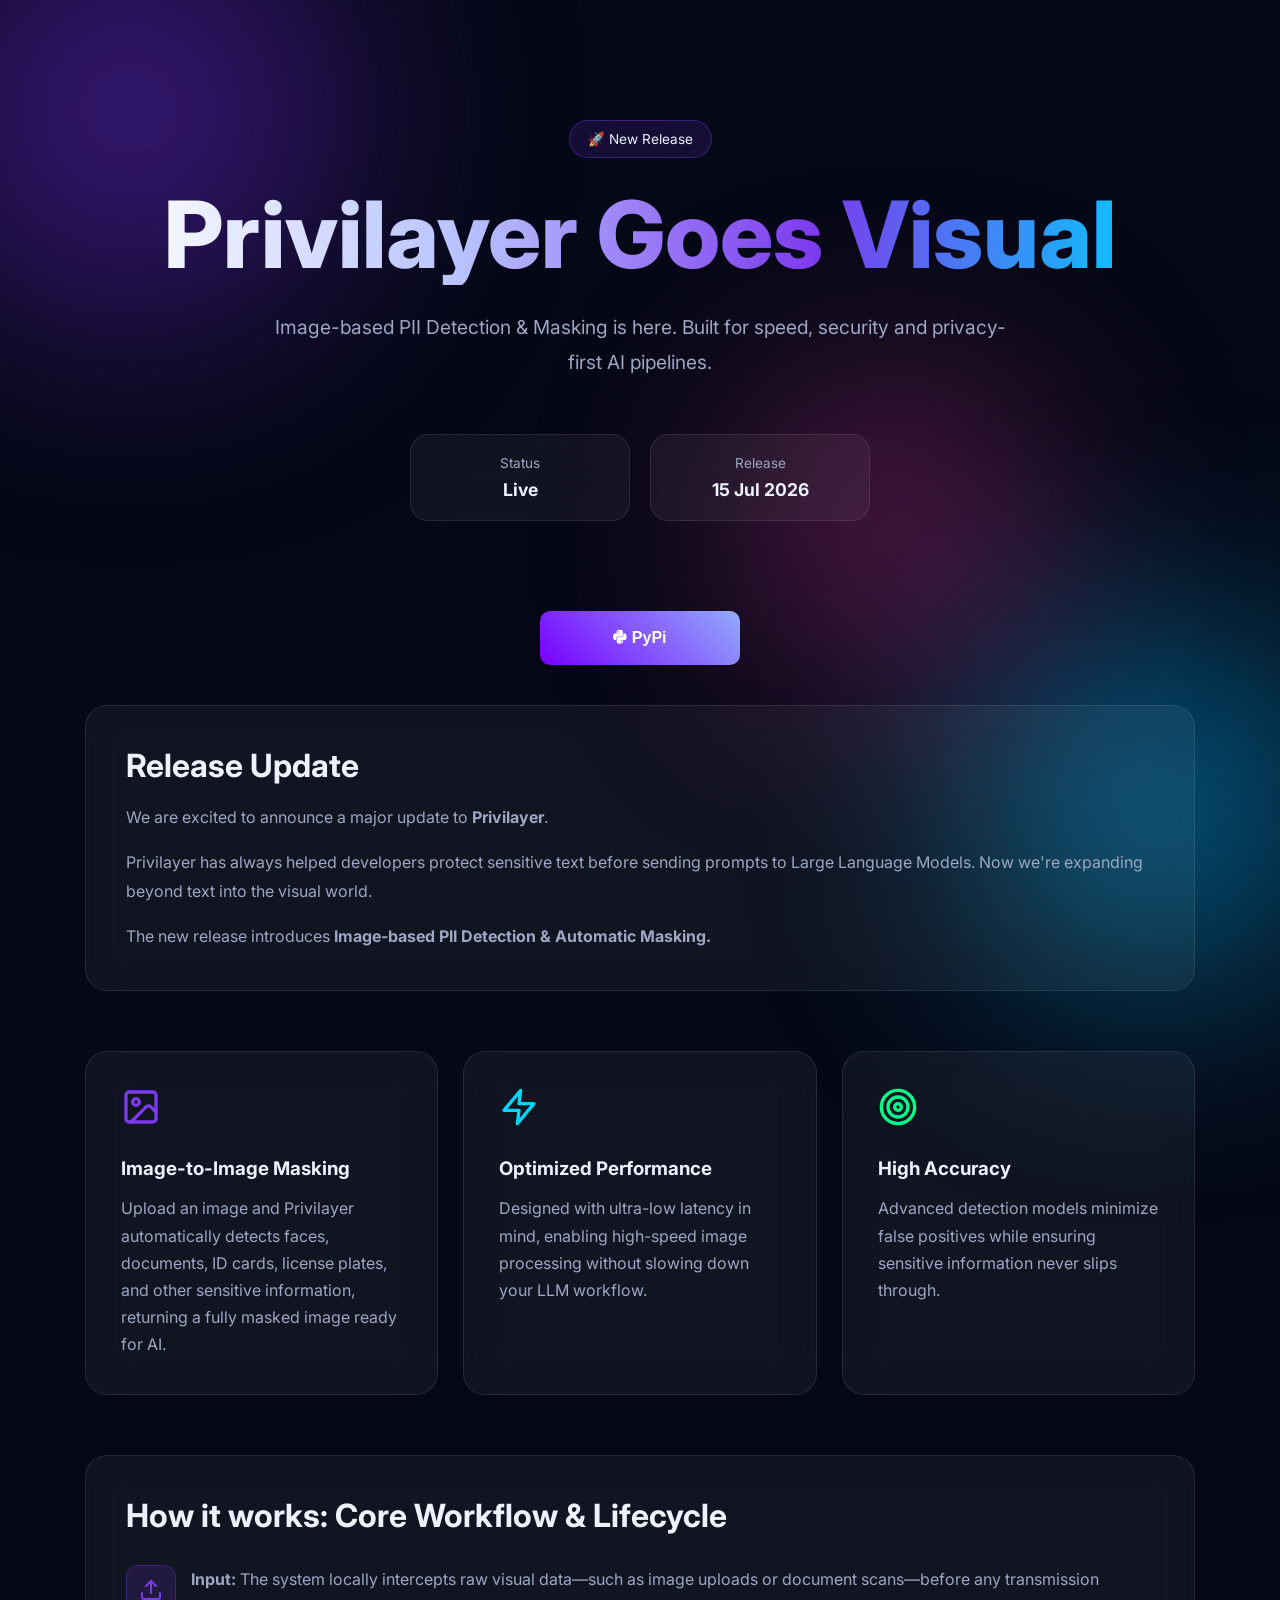
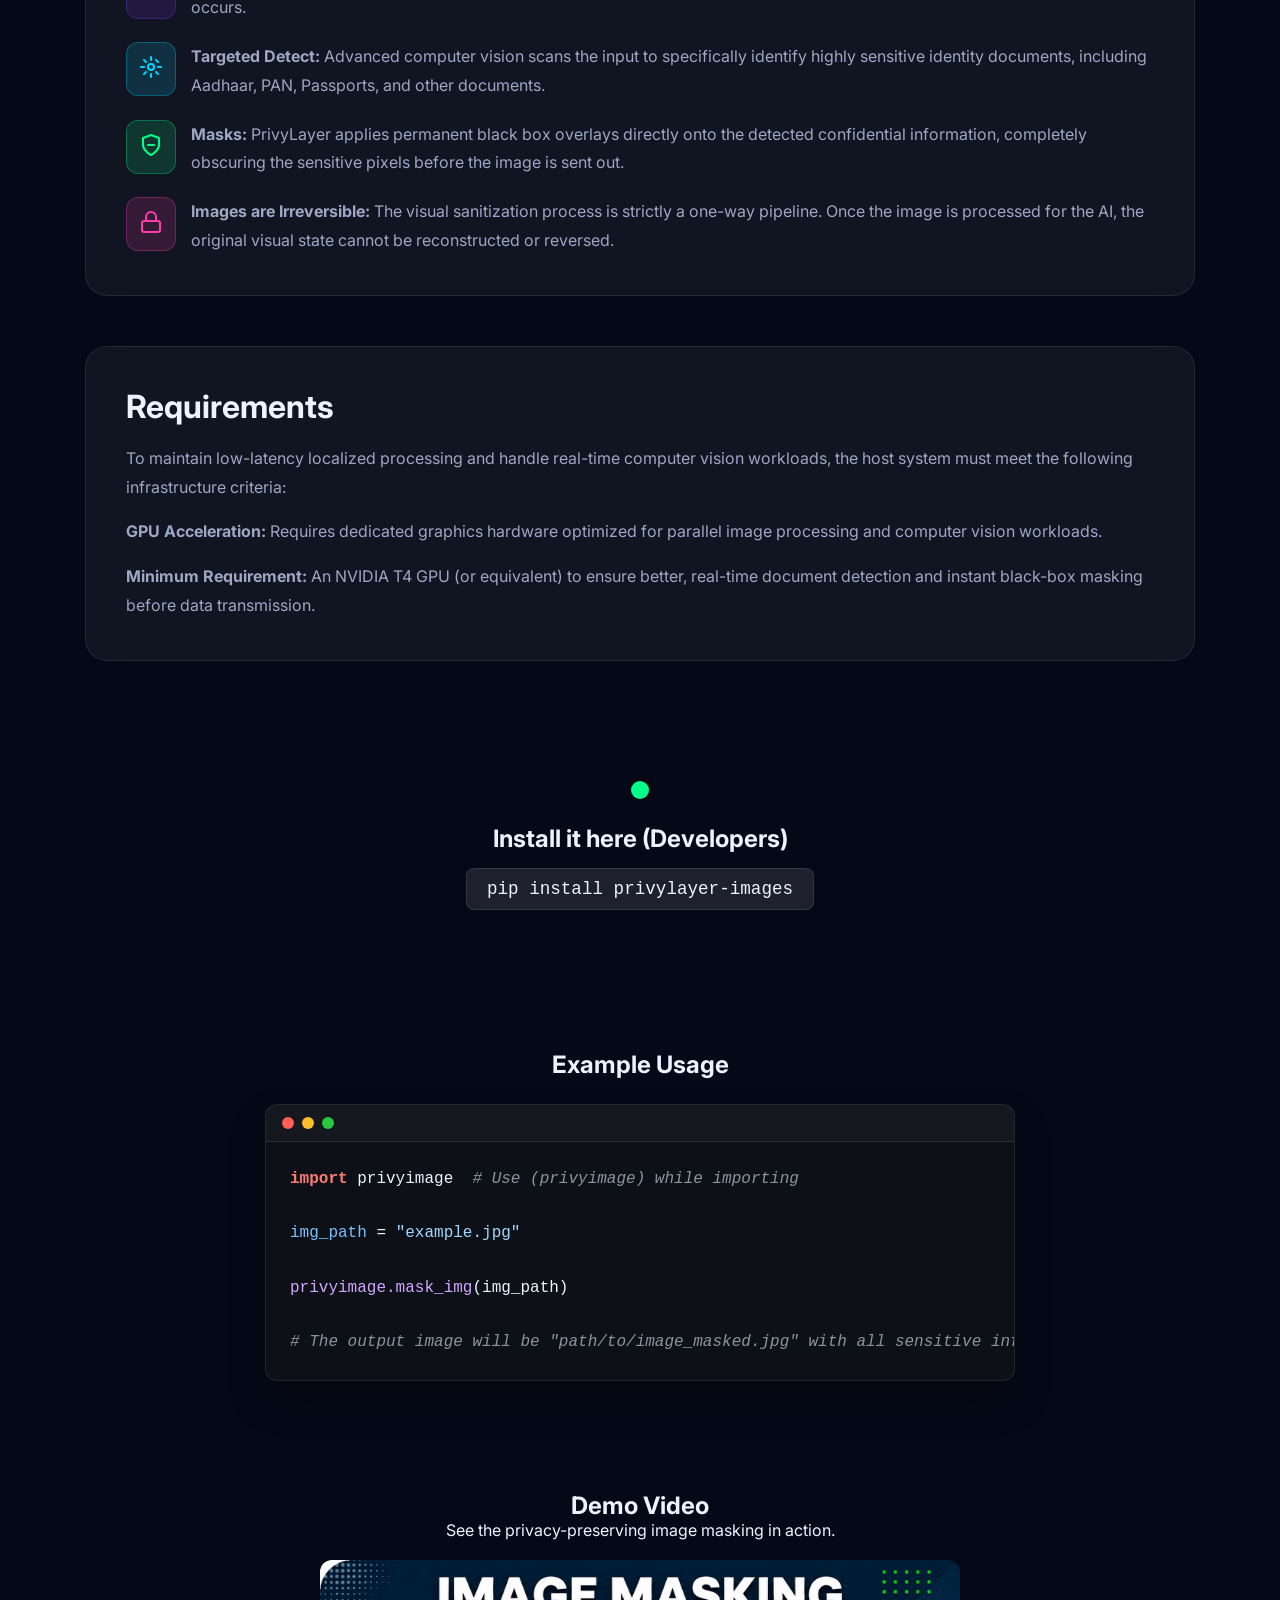
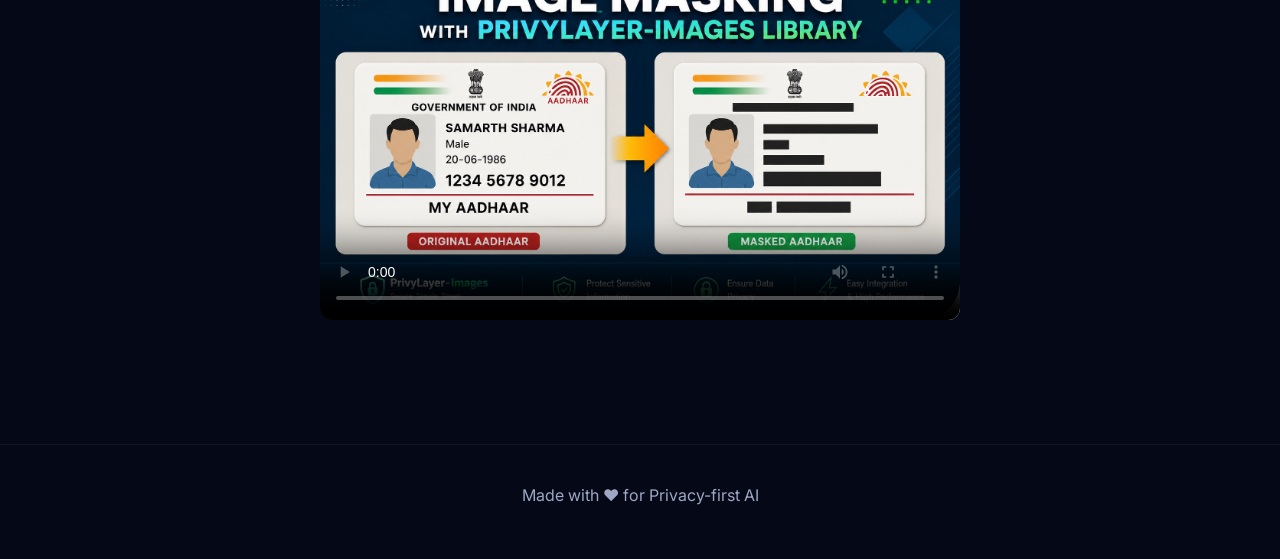
<file: release.html>
<!DOCTYPE html>
<html lang="en">
<head>
<meta charset="UTF-8">
<meta name="viewport" content="width=device-width, initial-scale=1.0">
<title>PrivyLayer-Image Release</title>
<link rel="preconnect" href="https://fonts.googleapis.com">
<link rel="preconnect" href="https://fonts.gstatic.com" crossorigin>
  <link rel="stylesheet" href="https://cdnjs.cloudflare.com/ajax/libs/font-awesome/6.4.0/css/all.min.css">
<link href="https://fonts.googleapis.com/css2?family=Inter:wght@300;400;500;600;700;800&display=swap" rel="stylesheet">
<link rel="stylesheet" href="style.css">
</head>
<body>

<div class="noise"></div>

<div class="blob blob1"></div>
<div class="blob blob2"></div>
<div class="blob blob3"></div>

<header>
    <div class="tag">🚀 New Release</div>
    <h1>Privilayer Goes Visual</h1>
    <p class="subtitle">
    Image-based PII Detection & Masking is here.
    Built for speed, security and privacy-first AI pipelines.
    </p>
    <div class="status-card">
        <div>
            <span>Status</span>
            <strong>Live</strong>
        </div>
        <div>
            <span>Release</span>
            <strong>15 Jul 2026</strong>
        </div>
    </div>
</header>

<section>
    <div style="text-align: center; margin-top: 20px;">
        <button onclick="window.location.href='https://pypi.org/project/privylayer-images/'" style="background-image: linear-gradient(45deg, #7700ff, #93abfc); padding: 18px; width: 200px; border: none; font-size: medium; cursor: pointer; border-radius: 10px; color: white; font-weight: bold; transition: background-color 0.3s ease;"><i class="fa-brands fa-python"></i> PyPi</button>
    </div>
</section>

<main>
    <section class="card reveal">
        <h2>Release Update</h2>
        <p>We are excited to announce a major update to <strong>Privilayer</strong>.</p>
        <p>
        Privilayer has always helped developers protect sensitive text before
        sending prompts to Large Language Models. Now we're expanding beyond
        text into the visual world.
        </p>
        <p>
        The new release introduces
        <strong>Image-based PII Detection & Automatic Masking.</strong>
        </p>
    </section>

    <section class="features">
        <div class="feature reveal">
            <div class="icon">
                <svg xmlns="http://www.w3.org/2000/svg" width="40" height="40" viewBox="0 0 24 24" fill="none" stroke="#7c3aed" stroke-width="2" stroke-linecap="round" stroke-linejoin="round">
                  <rect width="18" height="18" x="3" y="3" rx="2" ry="2"/>
                  <circle cx="9" cy="9" r="2"/>
                  <path d="m21 15-3.086-3.086a2 2 0 0 0-2.828 0L6 21"/>
                </svg>
            </div>
            <h3>Image-to-Image Masking</h3>
            <p>
            Upload an image and Privilayer automatically detects faces,
            documents, ID cards, license plates, and other sensitive information,
            returning a fully masked image ready for AI.
            </p>
        </div>

        <div class="feature reveal">
            <div class="icon">
                <svg xmlns="http://www.w3.org/2000/svg" width="40" height="40" viewBox="0 0 24 24" fill="none" stroke="#00d4ff" stroke-width="2" stroke-linecap="round" stroke-linejoin="round">
                  <polygon points="13 2 3 14 12 14 11 22 21 10 12 10 13 2"/>
                </svg>
            </div>
            <h3>Optimized Performance</h3>
            <p>
            Designed with ultra-low latency in mind, enabling high-speed image
            processing without slowing down your LLM workflow.
            </p>
        </div>

        <div class="feature reveal">
            <div class="icon">
                <svg xmlns="http://www.w3.org/2000/svg" width="40" height="40" viewBox="0 0 24 24" fill="none" stroke="#00ff88" stroke-width="2" stroke-linecap="round" stroke-linejoin="round">
                  <circle cx="12" cy="12" r="10"/>
                  <circle cx="12" cy="12" r="6"/>
                  <circle cx="12" cy="12" r="2"/>
                </svg>
            </div>
            <h3>High Accuracy</h3>
            <p>
            Advanced detection models minimize false positives while ensuring
            sensitive information never slips through.
            </p>
        </div>
    </section>

    <section class="card reveal">
        <h2>How it works: Core Workflow & Lifecycle</h2>
        
        <div class="workflow-list">
            <div class="workflow-step">
                <div class="step-icon" style="background: rgba(124,58,237,.15); border-color: rgba(124,58,237,.3);">
                    <svg xmlns="http://www.w3.org/2000/svg" width="24" height="24" viewBox="0 0 24 24" fill="none" stroke="#7c3aed" stroke-width="2" stroke-linecap="round" stroke-linejoin="round"><path d="M21 15v4a2 2 0 0 1-2 2H5a2 2 0 0 1-2-2v-4"/><polyline points="17 8 12 3 7 8"/><line x1="12" y1="3" x2="12" y2="15"/></svg>
                </div>
                <div class="step-text">
                    <p><strong>Input:</strong> The system locally intercepts raw visual data—such as image uploads or document scans—before any transmission occurs.</p>
                </div>
            </div>

            <div class="workflow-step">
                <div class="step-icon" style="background: rgba(0,212,255,.15); border-color: rgba(0,212,255,.3);">
                    <svg xmlns="http://www.w3.org/2000/svg" width="24" height="24" viewBox="0 0 24 24" fill="none" stroke="#00d4ff" stroke-width="2" stroke-linecap="round" stroke-linejoin="round"><path d="M2 12h3"/><path d="M19 12h3"/><path d="M12 2v3"/><path d="M12 19v3"/><path d="M5 5l2 2"/><path d="M17 17l2 2"/><path d="M5 19l2-2"/><path d="M17 5l2 2"/><circle cx="12" cy="12" r="3"/></svg>
                </div>
                <div class="step-text">
                    <p><strong>Targeted Detect:</strong> Advanced computer vision scans the input to specifically identify highly sensitive identity documents, including Aadhaar, PAN, Passports, and other documents.</p>
                </div>
            </div>

            <div class="workflow-step">
                <div class="step-icon" style="background: rgba(0,255,136,.15); border-color: rgba(0,255,136,.3);">
                    <svg xmlns="http://www.w3.org/2000/svg" width="24" height="24" viewBox="0 0 24 24" fill="none" stroke="#00ff88" stroke-width="2" stroke-linecap="round" stroke-linejoin="round"><path d="M12 22s8-4 8-10V5l-8-3-8 3v7c0 6 8 10 8 10z"/><path d="M9 12h6"/></svg>
                </div>
                <div class="step-text">
                    <p><strong>Masks:</strong> PrivyLayer applies permanent black box overlays directly onto the detected confidential information, completely obscuring the sensitive pixels before the image is sent out.</p>
                </div>
            </div>

            <div class="workflow-step">
                <div class="step-icon" style="background: rgba(255,60,172,.15); border-color: rgba(255,60,172,.3);">
                    <svg xmlns="http://www.w3.org/2000/svg" width="24" height="24" viewBox="0 0 24 24" fill="none" stroke="#ff3cac" stroke-width="2" stroke-linecap="round" stroke-linejoin="round"><rect x="3" y="11" width="18" height="11" rx="2" ry="2"/><path d="M7 11V7a5 5 0 0 1 10 0v4"/></svg>
                </div>
                <div class="step-text">
                    <p><strong>Images are Irreversible:</strong> The visual sanitization process is strictly a one-way pipeline. Once the image is processed for the AI, the original visual state cannot be reconstructed or reversed.</p>
                </div>
            </div>
        </div>
    </section>

    <section class="card reveal">
        <h2>Requirements</h2>
        <p>To maintain low-latency localized processing and handle real-time computer vision workloads, the host system must meet the following infrastructure criteria:</p>
        <p><strong>GPU Acceleration:</strong> Requires dedicated graphics hardware optimized for parallel image processing and computer vision workloads.</p>
        <p><strong>Minimum Requirement:</strong> An NVIDIA T4 GPU (or equivalent) to ensure better, real-time document detection and instant black-box masking before data transmission.</p>
    </section>

    <div class="coming reveal">
        <div class="pulse"></div>
        <h2>Install it here (Developers)</h2>
        <p>
            <code class="inline-code">pip install privylayer-images</code>
        </p>
    </div>

    <div class="coming reveal">
        <h2>Example Usage</h2> 
        <div class="code-window">
            <div class="code-header">
                <span class="dot red"></span>
                <span class="dot yellow"></span>
                <span class="dot green"></span>
            </div>
            <pre><code><span class="token-import">import</span> privyimage  <span class="token-comment"># Use (privyimage) while importing</span>

<span class="token-var">img_path</span> = <span class="token-string">"example.jpg"</span>

<span class="token-func">privyimage.mask_img</span>(img_path)

<span class="token-comment"># The output image will be "path/to/image_masked.jpg" with all sensitive information masked.</span></code></pre>
        </div>
    </div>

    <br>
    <div style="text-align: center; margin-top: 20px;">
        <h2>Demo Video</h2>
        <p>See the privacy-preserving image masking in action.</p>
        <br>

        <video style="border-radius: 12px;" width="640" height="360" controls poster="vid_thumbnail.png">
  <source src="privylayer_img_demo.mp4" type="video/mp4">
  Your browser does not support the video tag.
</video>
    </div>

</main>

<footer>
    Made with ❤️ for Privacy-first AI
</footer>

<script src="script.js"></script>
</body>
</html>
</file>
<file: style.css>
*{
    margin: 0;
    padding: 0;
    box-sizing: border-box;
}

:root {
    --bg: #050816;
    --card: rgba(255,255,255,.05);
    --border: rgba(255,255,255,.09);
    --text: #eef2ff;
    --muted: #9ea7c3;
    --primary: #7c3aed;
    --secondary: #00d4ff;
}

html {
    scroll-behavior: smooth;
}

body {
    font-family: Inter, sans-serif;
    background: var(--bg);
    color: var(--text);
    overflow-x: hidden;
    position: relative;
}

.noise {
    position: fixed;
    inset: 0;
    background-image: radial-gradient(circle at 20% 20%, rgba(255,255,255,.03) 0 1px, transparent 1px);
    background-size: 18px 18px;
    opacity: .35;
    pointer-events: none;
}

.blob {
    position: fixed;
    border-radius: 50%;
    filter: blur(120px);
    opacity: .5;
    z-index: -1;
    animation: float 12s infinite ease-in-out;
}

.blob1 {
    width: 420px;
    height: 420px;
    background: #6d28d9;
    top: -100px;
    left: -80px;
}

.blob2 {
    width: 350px;
    height: 350px;
    background: #00bfff;
    bottom: -80px;
    right: -50px;
    animation-delay: 2s;
}

.blob3 {
    width: 250px;
    height: 250px;
    background: #ff3cac;
    top: 45%;
    left: 60%;
    animation-delay: 5s;
}

@keyframes float {
    50% {
        transform: translateY(-30px) translateX(30px) scale(1.1);
    }
}

header {
    padding: 120px 20px 70px;
    max-width: 1100px;
    margin: auto;
    text-align: center;
}

.tag {
    display: inline-block;
    padding: 10px 18px;
    border-radius: 999px;
    background: rgba(124,58,237,.15);
    border: 1px solid rgba(124,58,237,.4);
    font-size: .85rem;
    margin-bottom: 25px;
    backdrop-filter: blur(20px);
}

h1 {
    font-size: clamp(2.5rem, 8vw, 5.8rem);
    line-height: 1.1;
    font-weight: 800;
    background: linear-gradient(90deg, #fff, #b8c2ff, #7c3aed, #00d4ff);
    -webkit-background-clip: text;
    -webkit-text-fill-color: transparent;
    margin-bottom: 25px;
}

.subtitle {
    max-width: 760px;
    margin: auto;
    font-size: 1.2rem;
    line-height: 1.8;
    color: var(--muted);
}

.status-card {
    margin: 55px auto 0;
    display: flex;
    justify-content: center;
    gap: 20px;
    flex-wrap: wrap;
}

.status-card div {
    background: var(--card);
    border: 1px solid var(--border);
    padding: 20px 28px;
    border-radius: 18px;
    min-width: 220px;
    backdrop-filter: blur(25px);
}

.status-card span {
    display: block;
    font-size: .85rem;
    color: var(--muted);
    margin-bottom: 8px;
}

.status-card strong {
    font-size: 1.1rem;
}

main {
    max-width: 1150px;
    margin: auto;
    padding: 40px 20px 120px;
}

.card {
    background: var(--card);
    border: 1px solid var(--border);
    backdrop-filter: blur(18px);
    padding: 40px;
    border-radius: 22px;
    margin-bottom: 50px;
}

.card h2 {
    margin-bottom: 18px;
    font-size: 2rem;
}

.card p {
    line-height: 1.8;
    color: var(--muted);
    margin-top: 16px;
}

.features {
    display: grid;
    grid-template-columns: repeat(auto-fit, minmax(280px, 1fr));
    gap: 25px;
    margin: 60px 0;
}

.feature {
    padding: 35px;
    border-radius: 22px;
    background: var(--card);
    border: 1px solid var(--border);
    transition: .4s;
    backdrop-filter: blur(20px);
}

.feature:hover {
    transform: translateY(-10px);
    border-color: rgba(124,58,237,.5);
    box-shadow: 0 20px 40px rgba(0,0,0,.25);
}

.icon {
    font-size: 2.5rem;
    margin-bottom: 20px;
}

.feature h3 {
    margin-bottom: 15px;
}

.feature p {
    line-height: 1.7;
    color: var(--muted);
}

/* Workflow Setup - Replacing Inline Styles */
.workflow-list {
    display: flex;
    flex-direction: column;
    gap: 20px;
    margin-top: 30px;
}

.workflow-step {
    display: flex;
    gap: 15px;
    align-items: flex-start;
}

.step-icon {
    flex-shrink: 0;
    padding: 12px;
    border-radius: 12px;
    border-width: 1px;
    border-style: solid;
}

.step-text p {
    margin-top: 0;
}

.coming {
    text-align: center;
    padding: 70px 20px;
}

.pulse {
    width: 18px;
    height: 18px;
    border-radius: 50%;
    margin: auto;
    background: #00ff88;
    box-shadow: 0 0 0 rgba(0,255,136,.7);
    animation: pulse 2s infinite;
    margin-bottom: 25px;
}

@keyframes pulse {
    70% { box-shadow: 0 0 0 20px rgba(0,255,136,0); }
    100% { box-shadow: 0 0 0 0 rgba(0,255,136,0); }
}

.inline-code {
    background: rgba(255,255,255,0.1);
    padding: 10px 20px;
    border-radius: 8px;
    font-size: 1.1rem;
    display: inline-block;
    margin-top: 15px;
    border: 1px solid var(--border);
    font-family: monospace;
}

/* Redesigned Example Usage Code Block */
.code-window {
    background: #0d1117;
    border: 1px solid var(--border);
    border-radius: 12px;
    margin: 25px auto 0;
    max-width: 750px;
    text-align: left;
    box-shadow: 0 20px 40px rgba(0,0,0,.2);
    overflow: hidden;
}

.code-header {
    background: rgba(255,255,255,0.03);
    padding: 12px 16px;
    display: flex;
    gap: 8px;
    border-bottom: 1px solid var(--border);
}

.code-header .dot {
    width: 12px;
    height: 12px;
    border-radius: 50%;
}

.dot.red { background: #ff5f56; }
.dot.yellow { background: #ffbd2e; }
.dot.green { background: #27c93f; }

.code-window pre {
    padding: 24px;
    overflow-x: auto;
    font-family: 'Courier New', Courier, monospace;
    font-size: 1rem;
    line-height: 1.7;
    color: #eef2ff;
    margin: 0;
}

.token-import { color: #ff7b72; font-weight: 600; }
.token-var { color: #79c0ff; }
.token-string { color: #a5d6ff; }
.token-func { color: #d2a8ff; }
.token-comment { color: #8b949e; font-style: italic; }

footer {
    padding: 40px;
    text-align: center;
    color: var(--muted);
    border-top: 1px solid rgba(255,255,255,.05);
}

.reveal {
    opacity: 0;
    transform: translateY(40px);
    transition: opacity .8s ease, transform .8s ease;
}

.reveal.active {
    opacity: 1;
    transform: none;
}

/* Comprehensive Responsive Tweaks */
@media(max-width: 768px) {
    header {
        padding: 80px 15px 50px;
    }
    
    .status-card {
        flex-direction: column;
        align-items: center;
    }
    
    .status-card div {
        width: 100%;
        max-width: 300px;
    }

    .card {
        padding: 28px;
        margin-bottom: 30px;
    }
    
    .card h2 {
        font-size: 1.6rem;
    }

    .coming {
        padding: 40px 15px;
    }

    .code-window pre {
        font-size: 0.85rem;
        padding: 16px;
    }
}

@media(max-width: 480px) {
    .workflow-step {
        flex-direction: column;
        gap: 10px;
    }
    
    .step-icon {
        margin-bottom: 5px;
    }
}
</file>
